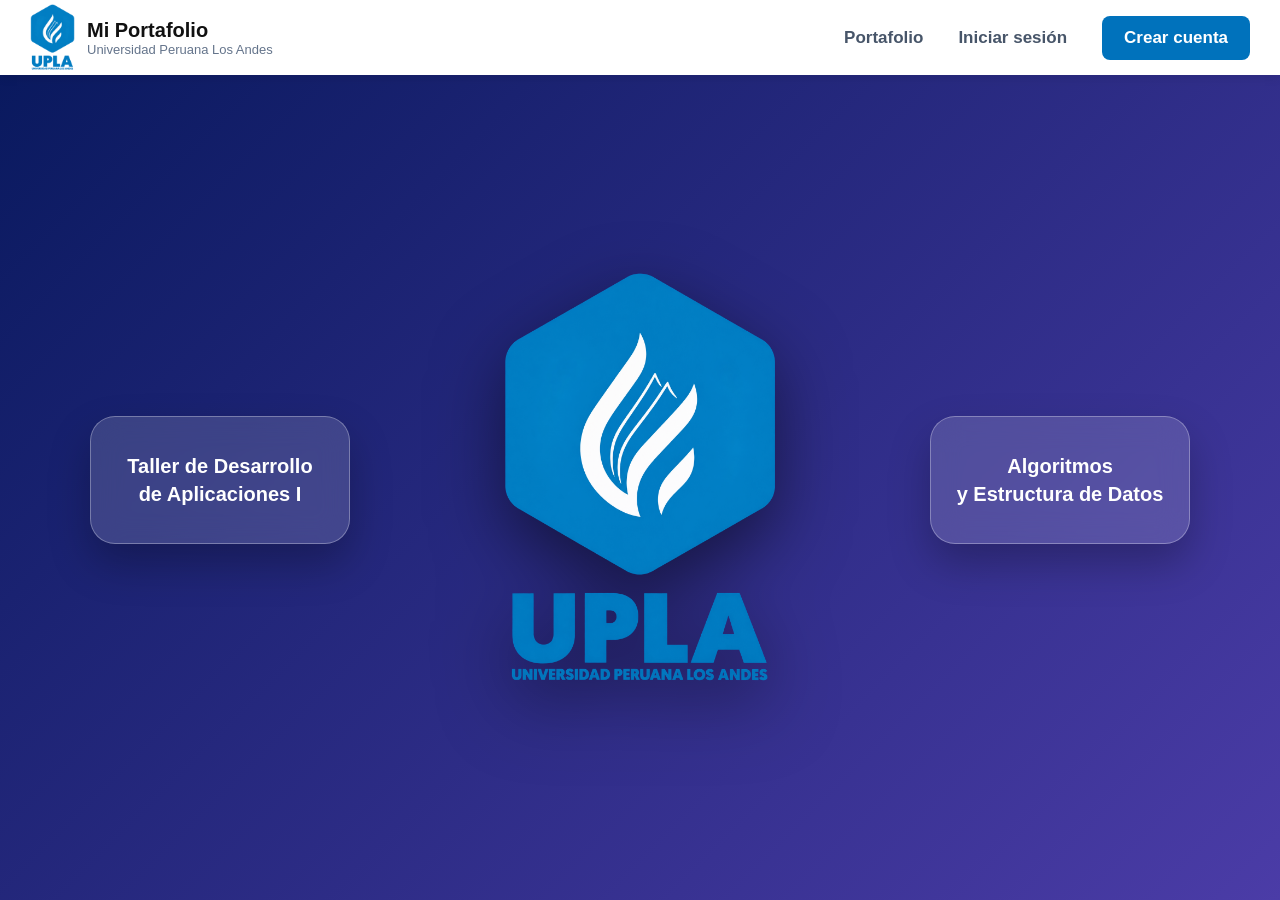
<file: target/PortafolioUPLA-1.0-SNAPSHOT/index.html>
<!DOCTYPE html>
<html lang="es">

<head>

<meta charset="UTF-8">

<meta name="viewport" content="width=device-width, initial-scale=1.0">

<title>Portafolio Académico - Jhonstyn Vega</title>


<link rel="stylesheet" href="css/estilo.css">


</head>


<body>



<header class="navbar">


<div class="marca">


<img src="img/logo_upla.png">


<div>

<h1>
Mi Portafolio
</h1>


<p>
Universidad Peruana Los Andes
</p>


</div>


</div>





<nav class="menu">


<a href="index.html">
Portafolio
</a>



<a href="login.jsp">
Iniciar sesión
</a>



<a href="registro.jsp" class="boton-menu">
Crear cuenta
</a>



</nav>



</header>




<div class="contenedor">


<section class="hero">



<a href="taller.html" class="curso">

<h2>

Taller de Desarrollo<br>
de Aplicaciones I

</h2>

</a>





<img src="img/logo_upla.png" class="logo-central">





<a href="algoritmos.html" class="curso">


<h2>

Algoritmos<br>
y Estructura de Datos

</h2>


</a>


</section>



</div>




</body>


</html>
</file>
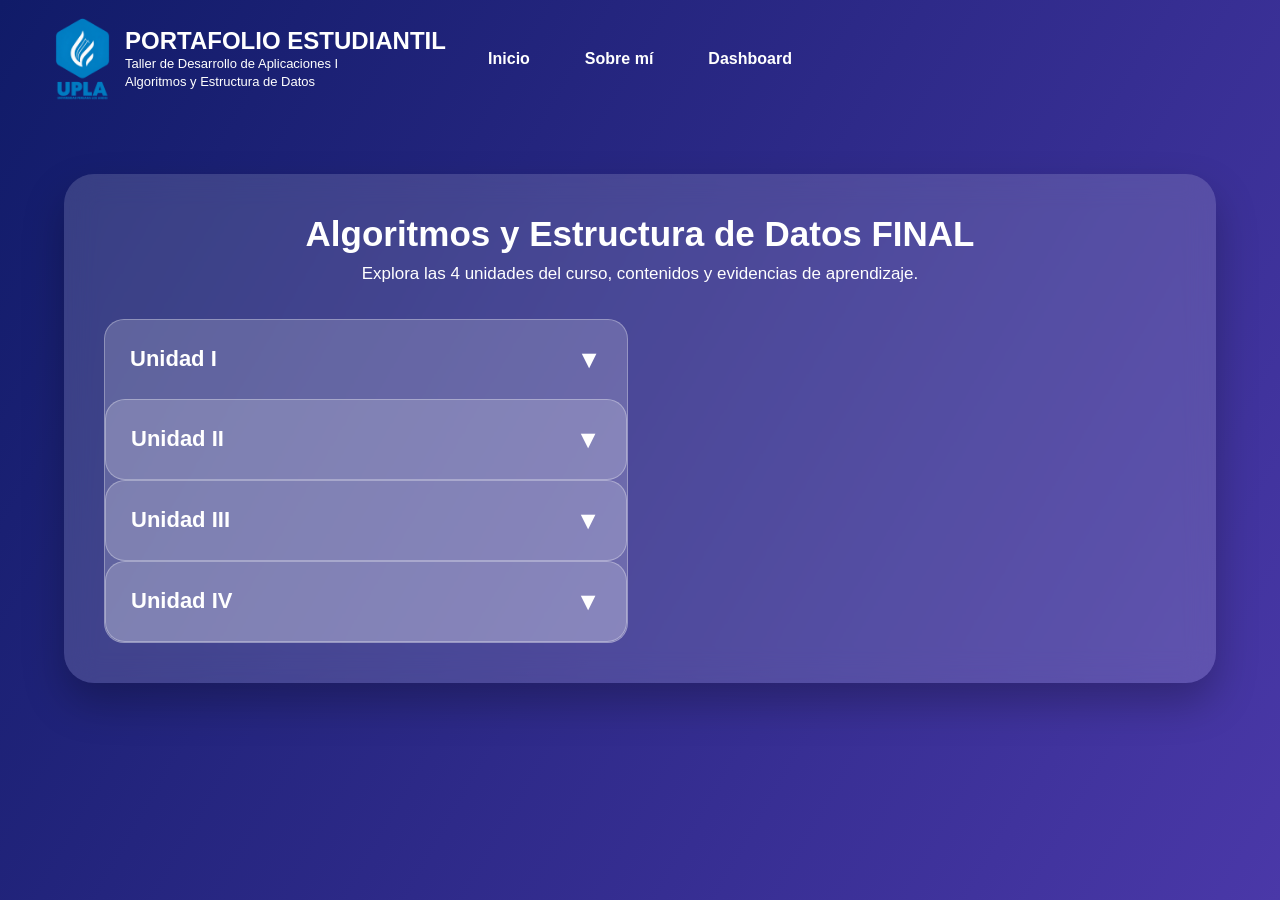
<file: target/PortafolioUPLA-1.0-SNAPSHOT/algoritmos.html>
<!DOCTYPE html>
<html lang="es">

<head>

<meta charset="UTF-8">

<meta name="viewport" content="width=device-width, initial-scale=1.0">


<title>Algoritmos y Estructura de Datos</title>


<link rel="stylesheet" href="css/algoritmos.css">


</head>


<body>



<header>


<div class="logo">


<img src="img/logo_upla.png">


<div>


<h1>
PORTAFOLIO ESTUDIANTIL
</h1>


<p>
Taller de Desarrollo de Aplicaciones I
<br>
Algoritmos y Estructura de Datos
</p>


</div>


</div>





<nav class="menu">


<a href="index.html">
Inicio
</a>


<a href="sobremi.html">
Sobre mí
</a>


<a href="dashboard.html">
Dashboard
</a>


</nav>


</header>






<section class="contenedor">



<div class="titulo">

<h2>
Algoritmos y Estructura de Datos FINAL 
</h2>


<p>
Explora las 4 unidades del curso, contenidos y evidencias de aprendizaje.
</p>


</div>





<div class="unidades">



<!-- ================= UNIDAD I ================= -->


<div class="unidad">


<div class="cabecera" onclick="mostrar(this)">


<h3>
Unidad I
</h3>


<span>
▼
</span>


</div>





<div class="contenido">



<div class="info">


<h4>
Semana 1
</h4>


<p>
Implementación de operaciones con arreglos en Java.
<br>
Registro, validación y cálculo de promedio mediante programas Java.
</p>



<div class="archivo">

📄 Actividad1ArreglosJava.pdf

<div class="botones">

<a href="PDF/Actividad1ArreglosJava.pdf" target="_blank">
Ver
</a>

<a href="PDF/Actividad1ArreglosJava.pdf" download>
Descargar
</a>

</div>

</div>


<div class="archivo">

📄 Actividad2PromedioPracticasJava.pdf

<div class="botones">

<a href="PDF/Actividad2PromedioPracticasJava.pdf" target="_blank">
Ver
</a>

<a href="PDF/Actividad2PromedioPracticasJava.pdf" download>
Descargar
</a>

</div>

</div>

</div>

<div class="info">

<h4>
Semana 2
</h4>

<p>
Arreglos Paralelos y Objetos
<br>
Uso de arreglos paralelos y estructuras con objetos.
</p>




<div class="archivo">

📄 EXPLICACIONDEMETODOS.pdf

<div class="botones">

<a href="PDF/EXPLICACIONDEMETODOS.pdf" target="_blank">
Ver
</a>

<a href="PDF/EXPLICACIONDEMETODOS.pdf" download>
Descargar
</a>

</div>

</div>







<div class="info">


<h4>
Semana 3
</h4>



<div class="pendiente">

Aún no hay tareas subidas en esta semana.

</div>


</div>







<div class="info">


<h4>
Semana 4
</h4>



<div class="pendiente">

Aún no hay tareas subidas en esta semana.

</div>


</div>





</div>


</div>







<!-- ================= UNIDAD II ================= -->


<div class="unidad">


<div class="cabecera" onclick="mostrar(this)">



<h3>
Unidad II
</h3>



<span>
▼
</span>



</div>







<div class="contenido">





<div class="info">


<h4>
Semana 5
</h4>



<div class="pendiente">

Aún no hay tareas subidas en esta semana.

</div>


</div>






<div class="info">


<h4>
Semana 6
</h4>



<div class="pendiente">

Aún no hay tareas subidas en esta semana.

</div>


</div>






<div class="info">


<h4>
Semana 7
</h4>



<div class="pendiente">

Aún no hay tareas subidas en esta semana.

</div>


</div>






<div class="info">


<h4>
Semana 8
</h4>



<div class="pendiente">

Aún no hay tareas subidas en esta semana.

</div>


</div>




</div>


</div>
<!-- ================= UNIDAD III ================= -->


<div class="unidad">


<div class="cabecera" onclick="mostrar(this)">



<h3>
Unidad III
</h3>



<span>
▼
</span>



</div>






<div class="contenido">






<div class="info">


<h4>
Semana 9
</h4>



<div class="pendiente">

Aún no hay tareas subidas en esta semana.

</div>


</div>






<div class="info">


<h4>
Semana 10
</h4>



<div class="pendiente">

Aún no hay tareas subidas en esta semana.

</div>


</div>







<div class="info">


<h4>
Semana 11
</h4>



<div class="pendiente">

Aún no hay tareas subidas en esta semana.

</div>


</div>







<div class="info">


<h4>
Semana 12
</h4>



<div class="pendiente">

Aún no hay tareas subidas en esta semana.

</div>


</div>






</div>


</div>








<!-- ================= UNIDAD IV ================= -->


<div class="unidad">


<div class="cabecera" onclick="mostrar(this)">



<h3>
Unidad IV
</h3>



<span>
▼
</span>



</div>







<div class="contenido">





<div class="info">


<h4>
Semana 13
</h4>



<div class="pendiente">

Aún no hay tareas subidas en esta semana.

</div>


</div>







<div class="info">


<h4>
Semana 14
</h4>



<div class="pendiente">

Aún no hay tareas subidas en esta semana.

</div>


</div>







<div class="info">


<h4>
Semana 15
</h4>



<div class="pendiente">

Aún no hay tareas subidas en esta semana.

</div>


</div>







<div class="info">


<h4>
Semana 16
</h4>



<div class="pendiente">

Aún no hay tareas subidas en esta semana.

</div>


</div>






</div>


</div>
</div>

</section>





<script src="js/algoritmos.js"></script>




</body>


</html>
</file>
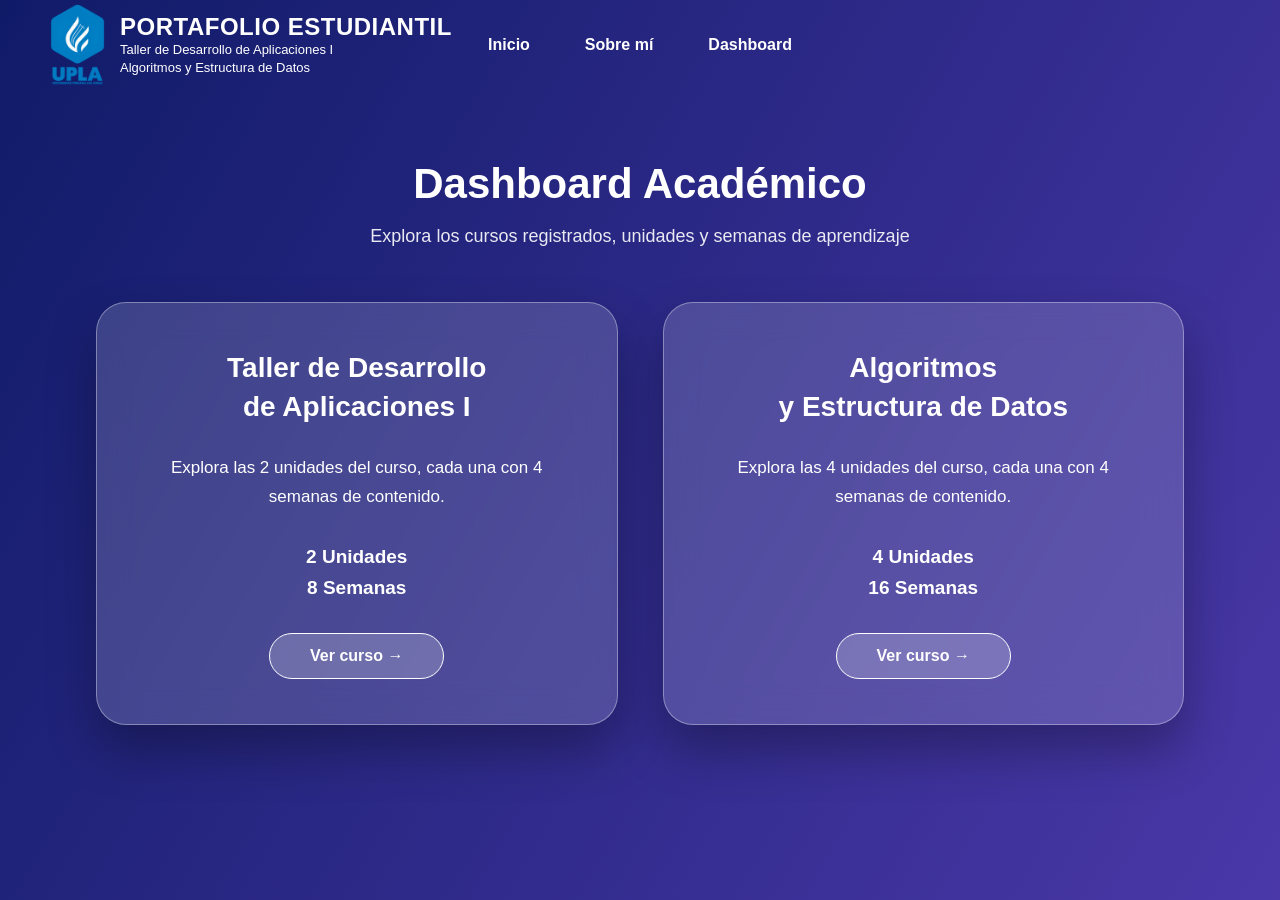
<file: target/PortafolioUPLA-1.0-SNAPSHOT/dashboard.html>
<!DOCTYPE html>
<html lang="es">

<head>

<meta charset="UTF-8">

<meta name="viewport" content="width=device-width, initial-scale=1.0">


<title>Dashboard - Portafolio Estudiantil</title>


<link rel="stylesheet" href="css/dashboard.css">


</head>


<body>




<header>



<div class="logo">


<img src="img/logo_upla.png">



<div>


<h1>
PORTAFOLIO ESTUDIANTIL
</h1>



<p>

Taller de Desarrollo de Aplicaciones I
<br>
Algoritmos y Estructura de Datos

</p>



</div>


</div>







<nav class="menu">


<a href="index.html">
Inicio
</a>


<a href="sobremi.html">
Sobre mí
</a>


<a href="dashboard.html">
Dashboard
</a>



</nav>



</header>







<section class="dashboard">



<h2>
Dashboard Académico
</h2>




<p>
Explora los cursos registrados, unidades y semanas de aprendizaje
</p>







<div class="cursos">







<div class="card">



<h3>

Taller de Desarrollo<br>
de Aplicaciones I

</h3>





<p class="descripcion">

Explora las 2 unidades del curso, cada una con 4 semanas de contenido.

</p>







<div class="datos">

2 Unidades
<br>
8 Semanas

</div>






<a href="taller.html" class="boton">

Ver curso →

</a>




</div>









<div class="card">



<h3>

Algoritmos<br>
y Estructura de Datos

</h3>






<p class="descripcion">

Explora las 4 unidades del curso, cada una con 4 semanas de contenido.

</p>







<div class="datos">

4 Unidades
<br>
16 Semanas

</div>







<a href="algoritmos.html" class="boton">

Ver curso →

</a>





</div>








</div>







</section>







</body>

</html>
</file>
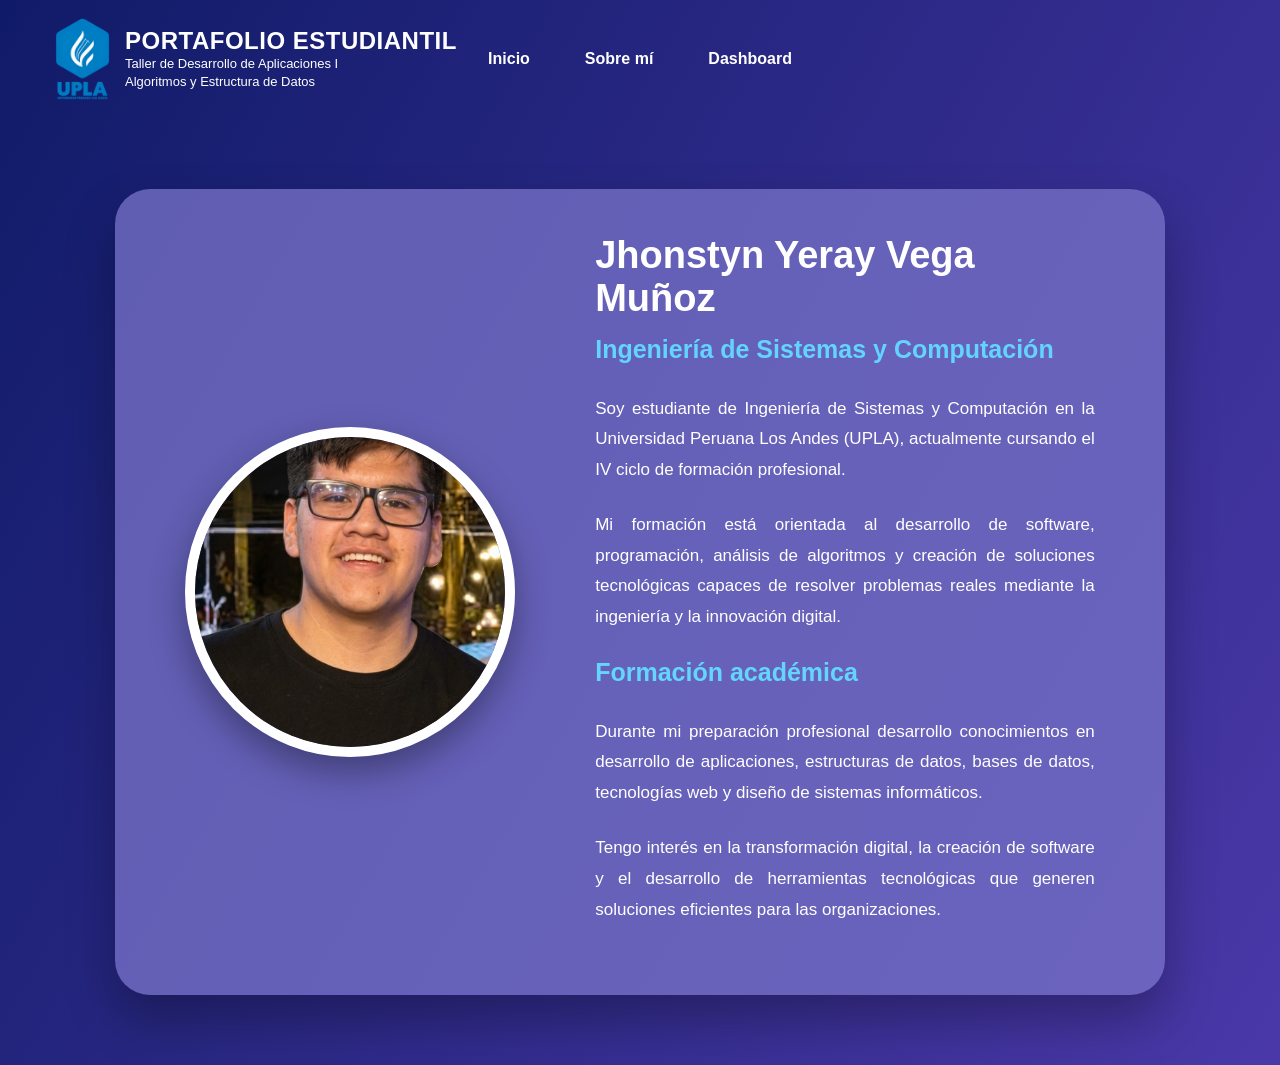
<file: target/PortafolioUPLA-1.0-SNAPSHOT/sobremi.html>
<!DOCTYPE html>
<html lang="es">

<head>

<meta charset="UTF-8">

<meta name="viewport" content="width=device-width, initial-scale=1.0">


<title>Sobre mí - Portafolio Estudiantil</title>


<link rel="stylesheet" href="css/sobremi.css">


</head>


<body>



<header>


<div class="logo">


<img src="img/logo_upla.png">


<div>


<h1>
PORTAFOLIO ESTUDIANTIL
</h1>


<p>
Taller de Desarrollo de Aplicaciones I<br>
Algoritmos y Estructura de Datos
</p>


</div>


</div>





<nav class="menu">


<a href="index.html">
Inicio
</a>


<a href="sobremi.html">
Sobre mí
</a>


<a href="dashboard.html">
Dashboard
</a>


</nav>


</header>






<section class="contenedor">


<div class="foto">


<img src="img/perfil.png">


</div>







<div class="texto">


<h2>
Jhonstyn Yeray Vega Muñoz
</h2>


<h3>
Ingeniería de Sistemas y Computación
</h3>




<p>

Soy estudiante de Ingeniería de Sistemas y Computación en la Universidad Peruana Los Andes (UPLA), actualmente cursando el IV ciclo de formación profesional.

</p>





<p>

Mi formación está orientada al desarrollo de software, programación, análisis de algoritmos y creación de soluciones tecnológicas capaces de resolver problemas reales mediante la ingeniería y la innovación digital.

</p>





<h3 class="titulo">
Formación académica
</h3>





<p>

Durante mi preparación profesional desarrollo conocimientos en desarrollo de aplicaciones, estructuras de datos, bases de datos, tecnologías web y diseño de sistemas informáticos.

</p>





<p>

Tengo interés en la transformación digital, la creación de software y el desarrollo de herramientas tecnológicas que generen soluciones eficientes para las organizaciones.

</p>





</div>



</section>




</body>

</html>
</file>
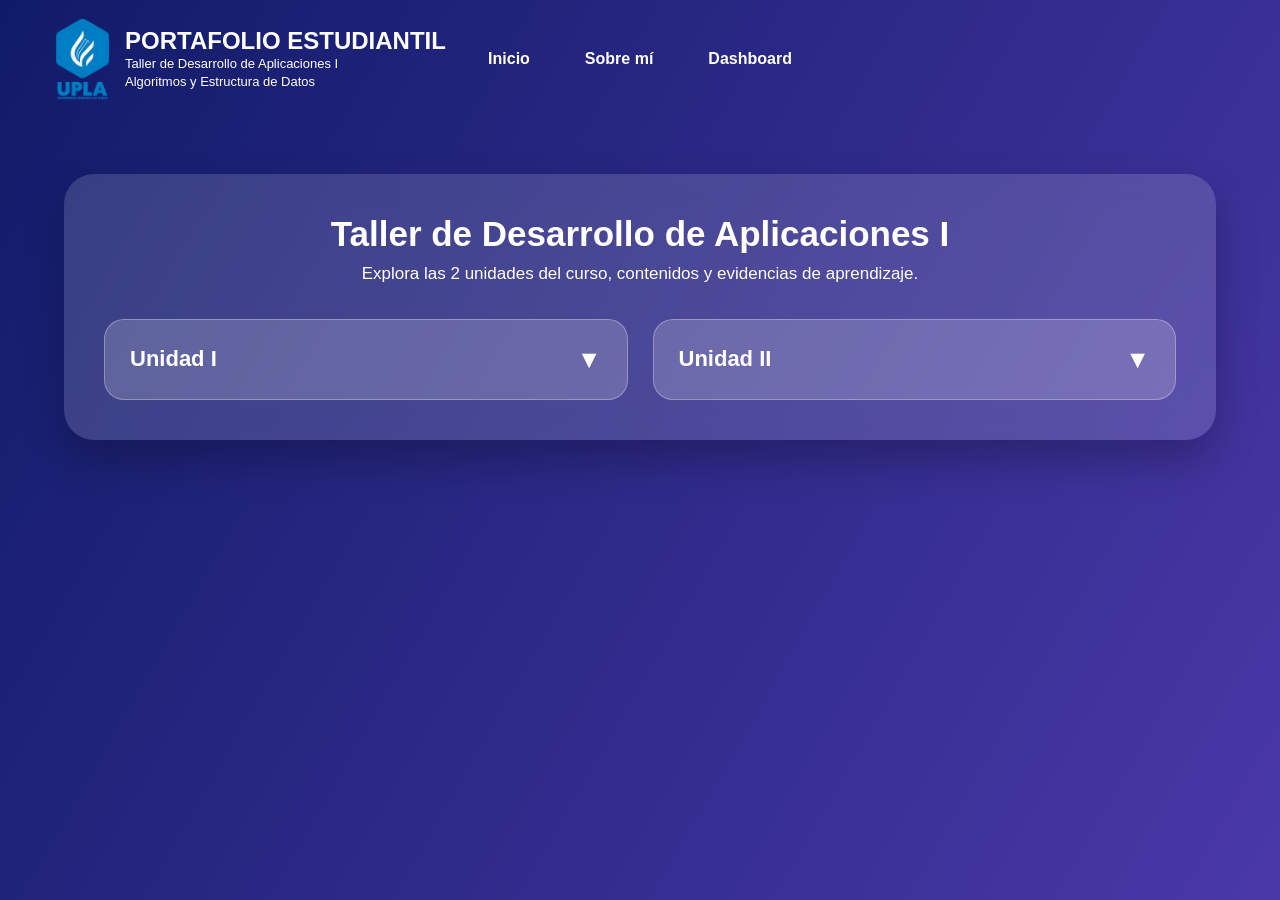
<file: target/PortafolioUPLA-1.0-SNAPSHOT/taller.html>
<!DOCTYPE html>
<html lang="es">

<head>

<meta charset="UTF-8">

<meta name="viewport" content="width=device-width, initial-scale=1.0">


<title>Taller de Desarrollo de Aplicaciones I</title>


<link rel="stylesheet" href="css/taller.css">


</head>


<body>



<header>


<div class="logo">


<img src="img/logo_upla.png">


<div>


<h1>
PORTAFOLIO ESTUDIANTIL
</h1>


<p>
Taller de Desarrollo de Aplicaciones I
<br>
Algoritmos y Estructura de Datos
</p>


</div>


</div>





<nav class="menu">


<a href="index.html">
Inicio
</a>


<a href="sobremi.html">
Sobre mí
</a>


<a href="dashboard.html">
Dashboard
</a>


</nav>


</header>







<section class="contenedor">



<div class="titulo">


<h2>
Taller de Desarrollo de Aplicaciones I
</h2>


<p>
Explora las 2 unidades del curso, contenidos y evidencias de aprendizaje.
</p>


</div>





<div class="unidades">



<!-- ================= UNIDAD I ================= -->


<div class="unidad">


<div class="cabecera" onclick="mostrar(this)">


<h3>
Unidad I
</h3>


<span>
▼
</span>


</div>





<div class="contenido">



<div class="info">


<h4>
Semana 1
</h4>


<p>
Diseño de aplicaciones web básicas
<br>
Desarrollo de interfaces y soluciones web.
</p>




<div class="archivo">


📄 Semana_1_Taller.pdf



<div class="botones">


<a href="#">
Ver
</a>


<a href="#">
Descargar
</a>


</div>



</div>


</div>






<div class="info">


<h4>
Semana 2
</h4>


<p>
Estructura y organización del proyecto
<br>
Organización de archivos y componentes.
</p>




<div class="archivo">


📄 Semana_2_Taller.pdf



<div class="botones">


<a href="#">
Ver
</a>


<a href="#">
Descargar
</a>


</div>



</div>


</div>







<div class="info">


<h4>
Semana 3
</h4>


<div class="pendiente">

Aún no hay tareas subidas en esta semana.

</div>


</div>






<div class="info">


<h4>
Semana 4
</h4>


<div class="pendiente">

Aún no hay tareas subidas en esta semana.

</div>


</div>




</div>


</div>









<!-- ================= UNIDAD II ================= -->


<div class="unidad">


<div class="cabecera" onclick="mostrar(this)">



<h3>
Unidad II
</h3>



<span>
▼
</span>



</div>






<div class="contenido">





<div class="info">


<h4>
Semana 5
</h4>



<div class="pendiente">

Aún no hay tareas subidas en esta semana.

</div>


</div>







<div class="info">


<h4>
Semana 6
</h4>



<div class="pendiente">

Aún no hay tareas subidas en esta semana.

</div>


</div>







<div class="info">


<h4>
Semana 7
</h4>



<div class="pendiente">

Aún no hay tareas subidas en esta semana.

</div>


</div>







<div class="info">


<h4>
Semana 8
</h4>



<div class="pendiente">

Aún no hay tareas subidas en esta semana.

</div>


</div>






</div>


</div>



</div>



</section>





<script src="js/taller.js"></script>



</body>


</html>
</file>
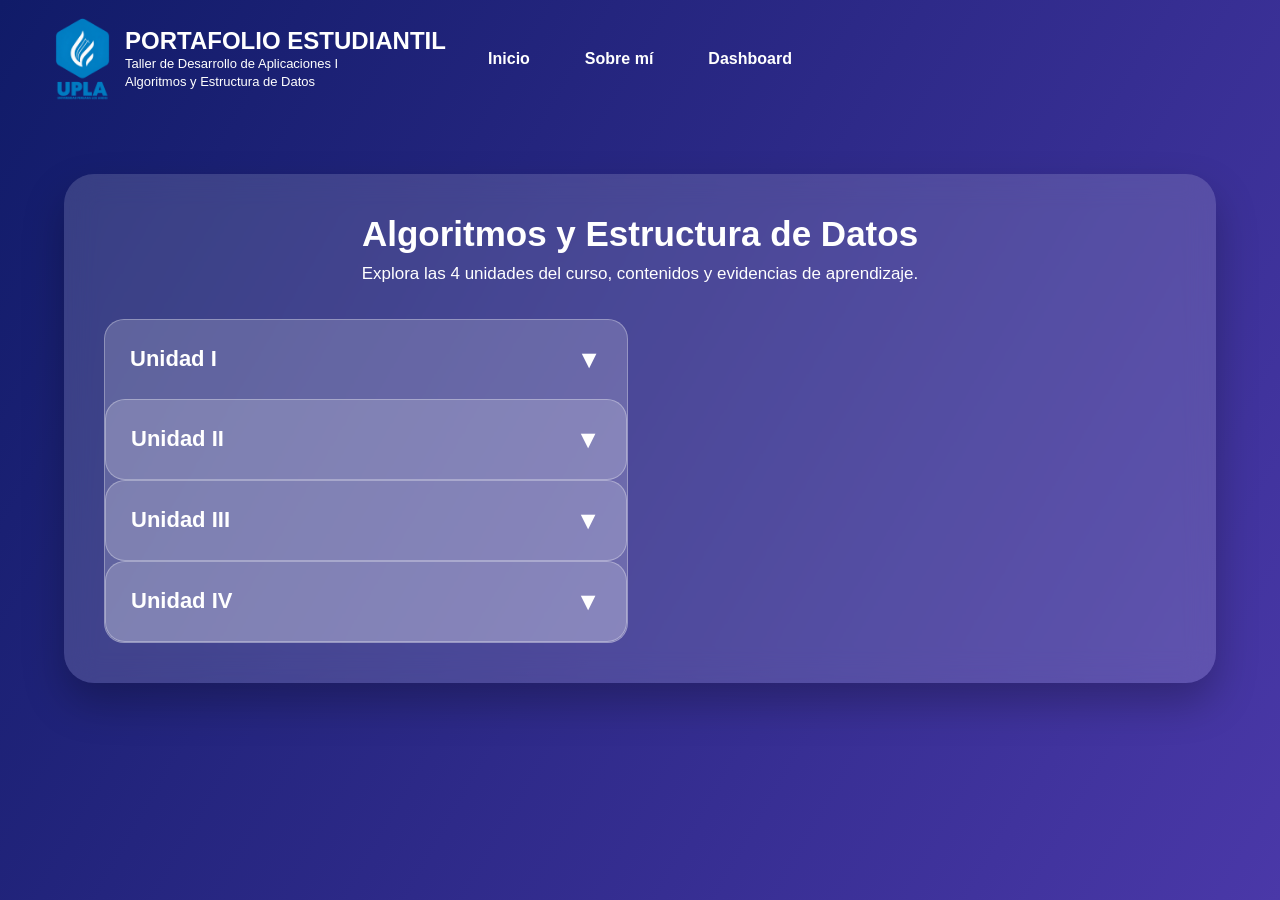
<file: src/main/webapp/algoritmos.html>
<!DOCTYPE html>
<html lang="es">

<head>

<meta charset="UTF-8">

<meta name="viewport" content="width=device-width, initial-scale=1.0">


<title>Algoritmos y Estructura de Datos</title>


<link rel="stylesheet" href="css/algoritmos.css">


</head>


<body>



<header>


<div class="logo">


<img src="img/logo_upla.png">


<div>


<h1>
PORTAFOLIO ESTUDIANTIL
</h1>


<p>
Taller de Desarrollo de Aplicaciones I
<br>
Algoritmos y Estructura de Datos
</p>


</div>


</div>





<nav class="menu">


<a href="index.html">
Inicio
</a>


<a href="sobremi.html">
Sobre mí
</a>


<a href="dashboard.html">
Dashboard
</a>


</nav>


</header>






<section class="contenedor">



<div class="titulo">

<h2>
Algoritmos y Estructura de Datos 
</h2>


<p>
Explora las 4 unidades del curso, contenidos y evidencias de aprendizaje.
</p>


</div>





<div class="unidades">



<!-- ================= UNIDAD I ================= -->


<div class="unidad">


<div class="cabecera" onclick="mostrar(this)">


<h3>
Unidad I
</h3>


<span>
▼
</span>


</div>





<div class="contenido">



<div class="info">


<h4>
Semana 1
</h4>


<p>
Implementación de operaciones con arreglos en Java.
<br>
Registro, validación y cálculo de promedio mediante programas Java.
</p>



<div class="archivo">

📄 Actividad1ArreglosJava.pdf

<div class="botones">

<a href="PDF/Actividad1ArreglosJava.pdf" target="_blank">
Ver
</a>

<a href="PDF/Actividad1ArreglosJava.pdf" download>
Descargar
</a>

</div>

</div>


<div class="archivo">

📄 Actividad2PromedioPracticasJava.pdf

<div class="botones">

<a href="PDF/Actividad2PromedioPracticasJava.pdf" target="_blank">
Ver
</a>

<a href="PDF/Actividad2PromedioPracticasJava.pdf" download>
Descargar
</a>

</div>

</div>

</div>

<div class="info">

<h4>
Semana 2
</h4>

<p>
Arreglos Paralelos y Objetos
<br>
Uso de arreglos paralelos y estructuras con objetos.
</p>




<div class="archivo">

EXPLICACIONDEMETODOS2.pdf

<div class="botones">

<a href="PDF/EXPLICACIONDEMETODOS2.pdf" target="_blank">
Ver
</a>

<a href="PDF/EXPLICACIONDEMETODOS2.pdf" download>
Descargar
</a>

</div>

</div>







<div class="info">


<h4>
Semana 3
</h4>



<div class="pendiente">

Aún no hay tareas subidas en esta semana.

</div>


</div>







<div class="info">


<h4>
Semana 4
</h4>



<div class="pendiente">

Aún no hay tareas subidas en esta semana.

</div>


</div>





</div>


</div>







<!-- ================= UNIDAD II ================= -->


<div class="unidad">


<div class="cabecera" onclick="mostrar(this)">



<h3>
Unidad II
</h3>



<span>
▼
</span>



</div>







<div class="contenido">





<div class="info">


<h4>
Semana 5
</h4>



<div class="pendiente">

Aún no hay tareas subidas en esta semana.

</div>


</div>






<div class="info">


<h4>
Semana 6
</h4>



<div class="pendiente">

Aún no hay tareas subidas en esta semana.

</div>


</div>






<div class="info">


<h4>
Semana 7
</h4>



<div class="pendiente">

Aún no hay tareas subidas en esta semana.

</div>


</div>






<div class="info">


<h4>
Semana 8
</h4>



<div class="pendiente">

Aún no hay tareas subidas en esta semana.

</div>


</div>




</div>


</div>
<!-- ================= UNIDAD III ================= -->


<div class="unidad">


<div class="cabecera" onclick="mostrar(this)">



<h3>
Unidad III
</h3>



<span>
▼
</span>



</div>






<div class="contenido">






<div class="info">


<h4>
Semana 9
</h4>



<div class="pendiente">

Aún no hay tareas subidas en esta semana.

</div>


</div>






<div class="info">


<h4>
Semana 10
</h4>



<div class="pendiente">

Aún no hay tareas subidas en esta semana.

</div>


</div>







<div class="info">


<h4>
Semana 11
</h4>



<div class="pendiente">

Aún no hay tareas subidas en esta semana.

</div>


</div>







<div class="info">


<h4>
Semana 12
</h4>



<div class="pendiente">

Aún no hay tareas subidas en esta semana.

</div>


</div>






</div>


</div>








<!-- ================= UNIDAD IV ================= -->


<div class="unidad">


<div class="cabecera" onclick="mostrar(this)">



<h3>
Unidad IV
</h3>



<span>
▼
</span>



</div>







<div class="contenido">





<div class="info">


<h4>
Semana 13
</h4>



<div class="pendiente">

Aún no hay tareas subidas en esta semana.

</div>


</div>







<div class="info">


<h4>
Semana 14
</h4>



<div class="pendiente">

Aún no hay tareas subidas en esta semana.

</div>


</div>







<div class="info">


<h4>
Semana 15
</h4>



<div class="pendiente">

Aún no hay tareas subidas en esta semana.

</div>


</div>







<div class="info">


<h4>
Semana 16
</h4>



<div class="pendiente">

Aún no hay tareas subidas en esta semana.

</div>


</div>






</div>


</div>
</div>

</section>





<script src="js/algoritmos.js"></script>




</body>


</html>
</file>
<file: target/PortafolioUPLA-1.0-SNAPSHOT/css/estilo.css>
*{
    margin:0;
    padding:0;
    box-sizing:border-box;
    font-family:'Segoe UI', sans-serif;
}


body{

    min-height:100vh;

    background:
    linear-gradient(135deg,#07185c,#4b3ca7);

    color:white;

}


/* HEADER */

header{

    width:100%;

    height:90px;

    display:flex;

    align-items:center;

    justify-content:center;

    position:relative;

}


/* LOGO PEQUEÑO */

.logo-header{

    position:absolute;

    left:50px;

    top:20px;

    display:flex;

    align-items:center;

    gap:15px;

}



.logo-header img{

    width:45px;

}



.logo-header h1{

    font-size:22px;

    letter-spacing:1px;

}


.logo-header p{

    font-size:13px;

    opacity:.8;

}




/* MENU */

nav{

    display:flex;

    gap:45px;

}



nav a{

    color:white;

    text-decoration:none;

    font-size:17px;

    font-weight:600;

    transition:.3s;

}



nav a:hover{

    color:#6ee7ff;

}



/* CONTENIDO CENTRAL */


.contenedor{


    height:calc(100vh - 90px);

    display:flex;

    justify-content:center;

    align-items:center;


}




.hero{


    display:flex;

    align-items:center;

    justify-content:center;

    gap:80px;

    width:90%;

}



/* TARJETAS CURSOS */



.curso{


    width:260px;

    padding:35px 25px;

    border-radius:25px;


    background:

    rgba(255,255,255,0.15);


    backdrop-filter:blur(15px);


    text-align:center;


    border:1px solid rgba(255,255,255,.3);


    box-shadow:

    0 20px 40px rgba(0,0,0,.25);


    transition:.4s;


    display:flex;

    justify-content:center;

    align-items:center;


    text-decoration:none;

    color:white;


}


.curso:hover{

    transform:translateY(-15px);

    background:rgba(255,255,255,.25);

}



.curso h2{

    font-size:20px;

    line-height:1.4;

}





/* LOGO GRANDE */


.logo-central{


    width:420px;

    height:420px;

    object-fit:contain;


    filter:

    drop-shadow(0 25px 35px rgba(0,0,0,.5));


    animation:flotar 4s infinite ease-in-out;


}




@keyframes flotar{


    0%{

        transform:translateY(0);

    }


    50%{

        transform:translateY(-15px);

    }


    100%{

        transform:translateY(0);

    }


}




/* RESPONSIVE */


@media(max-width:1000px){


.hero{

    flex-direction:column;

    gap:30px;

}


.logo-central{

    width:250px;

}


header{

    height:auto;

}


.logo-header{

    position:relative;

    left:auto;

}


}
/* ================= NAVBAR LOGIN ================= */


.navbar{

width:100%;

height:75px;

background:white;

display:flex;

align-items:center;

justify-content:space-between;

padding:0 30px;

box-shadow:0 2px 10px rgba(0,0,0,.1);

}



.marca{

display:flex;

align-items:center;

gap:12px;

}



.marca img{

width:45px;

}



.marca h1{

font-size:20px;

color:#111;

}



.marca p{

font-size:13px;

color:#64748b;

}



.menu{

display:flex;

align-items:center;

gap:35px;

}



.menu a{

text-decoration:none;

color:#475569;

font-weight:600;

}



.menu a:hover{

color:#0072bc;

}



.boton-menu{

background:#0072bc;

color:white !important;

padding:12px 22px;

border-radius:8px;

}
</file>
<file: target/PortafolioUPLA-1.0-SNAPSHOT/css/algoritmos.css>
*{
    margin:0;
    padding:0;
    box-sizing:border-box;
    font-family:'Segoe UI',sans-serif;
}


body{

    min-height:100vh;

    background:
    linear-gradient(120deg,#101b68,#4a38a8);

    color:white;

}



/* ================= HEADER ================= */


header{

    width:100%;

    padding:18px 55px;

    display:flex;

    align-items:center;

    position:relative;

}



.logo{

    display:flex;

    align-items:center;

    gap:15px;

}



.logo img{

    width:55px;

}



.logo h1{

    font-size:24px;

    font-weight:800;

}



.logo p{

    font-size:13px;

    line-height:18px;

}




.menu{

    position:absolute;

    left:50%;

    transform:translateX(-50%);

    display:flex;

    gap:55px;

}



.menu a{

    color:white;

    text-decoration:none;

    font-weight:700;

}



.menu a:hover{

    color:#63d5ff;

}




/* ================= CONTENEDOR ================= */


.contenedor{


    width:90%;

    max-width:1500px;

    margin:55px auto;


    background:

    rgba(255,255,255,.15);


    backdrop-filter:blur(15px);


    border-radius:30px;


    padding:40px;


    box-shadow:

    0 20px 40px rgba(0,0,0,.25);


}




.titulo{

    text-align:center;

    margin-bottom:35px;

}



.titulo h2{

    font-size:35px;

}



.titulo p{

    margin-top:10px;

    font-size:17px;

}




/* ================= UNIDADES ================= */


.unidades{


    display:grid;

    grid-template-columns:repeat(2, minmax(0,1fr));

    gap:25px;

    align-items:start;

}



.unidad{


    background:

    rgba(255,255,255,.18);


    border:1px solid rgba(255,255,255,.3);


    border-radius:20px;


    overflow:hidden;


}




.cabecera{


    padding:25px;


    cursor:pointer;


    display:flex;


    justify-content:space-between;


    align-items:center;


}



.cabecera h3{


    font-size:22px;


}



.cabecera span{


    font-size:25px;


}




.contenido{


    display:none;


    padding:0 25px 25px;


}



.contenido.activo{


    display:block;


}





.info{


    margin-bottom:20px;


}



.info h4{


    font-size:18px;


    margin-bottom:8px;


}



.info p{


    opacity:.9;


    margin-bottom:12px;


}




.archivo{


    background:

    rgba(255,255,255,.15);


    border-radius:15px;


    padding:15px;


}




.botones{


    margin-top:12px;


}



.botones a{


    display:inline-block;


    padding:8px 18px;


    border-radius:20px;


    text-decoration:none;


    color:white;


    border:1px solid white;


    margin-right:10px;


    font-weight:700;


}



.botones a:hover{


    background:white;


    color:#352b91;


}




.pendiente{


    padding:15px;


    border:1px dashed rgba(255,255,255,.5);


    border-radius:15px;


    opacity:.8;


}




@media(max-width:900px){


.menu{

display:none;

}



.unidades{


grid-template-columns:1fr;


}


}
</file>
<file: target/PortafolioUPLA-1.0-SNAPSHOT/css/dashboard.css>
*{
    margin:0;
    padding:0;
    box-sizing:border-box;
    font-family:'Segoe UI', sans-serif;
}



body{

    min-height:100vh;

    background:
    linear-gradient(120deg,#101b68,#4a38a8);

    color:white;

}



/* ================= HEADER ================= */


header{

    width:100%;

    height:90px;

    padding:0 50px;

    display:flex;

    align-items:center;

    position:relative;

}



/* LOGO */


.logo{

    display:flex;

    align-items:center;

    gap:15px;

}



.logo img{

    width:55px;

}



.logo h1{

    font-size:24px;

    font-weight:800;

    letter-spacing:.5px;

}



.logo p{

    font-size:13px;

    line-height:18px;

}





/* MENU */


.menu{

    position:absolute;

    left:50%;

    transform:translateX(-50%);

    display:flex;

    gap:55px;

}



.menu a{

    color:white;

    text-decoration:none;

    font-size:16px;

    font-weight:700;

    transition:.3s;

}



.menu a:hover{

    color:#61dafb;

}







/* ================= DASHBOARD ================= */



.dashboard{


    width:85%;

    max-width:1450px;

    margin:70px auto;


    text-align:center;


}



.dashboard h2{


    font-size:42px;

    font-weight:800;

    margin-bottom:18px;


}



.dashboard > p{


    font-size:18px;

    opacity:.9;

    margin-bottom:55px;


}





/* CURSOS */


.cursos{


    display:grid;

    grid-template-columns:repeat(2,1fr);

    gap:45px;


}







/* TARJETAS */


.card{


    min-height:340px;


    background:

    rgba(255,255,255,.16);



    backdrop-filter:blur(18px);



    border-radius:30px;



    padding:45px 55px;



    border:

    1px solid rgba(255,255,255,.35);




    box-shadow:

    0 25px 50px rgba(0,0,0,.30);



    display:flex;

    flex-direction:column;

    justify-content:center;



    transition:.4s;



}



.card:hover{


    transform:translateY(-15px);


    background:

    rgba(255,255,255,.25);



    box-shadow:

    0 35px 60px rgba(0,0,0,.40);



}






.card h3{


    font-size:28px;

    line-height:1.4;

    margin-bottom:28px;


}






.descripcion{


    font-size:17px;

    line-height:1.7;

    margin-bottom:30px;


}





.datos{


    font-size:19px;

    font-weight:700;

    line-height:1.6;

    margin-bottom:30px;


}






.boton{


    align-self:center;


    padding:

    13px 40px;



    border-radius:30px;



    background:

    rgba(255,255,255,.20);



    border:

    1px solid white;



    color:white;



    text-decoration:none;



    font-weight:700;



    transition:.3s;



}





.boton:hover{


    background:white;


    color:#40349b;


}







/* RESPONSIVE */


@media(max-width:900px){


.menu{

display:none;

}


.cursos{


grid-template-columns:1fr;


}



.dashboard{

width:90%;

}



}
</file>
<file: target/PortafolioUPLA-1.0-SNAPSHOT/css/sobremi.css>
*{
    margin:0;
    padding:0;
    box-sizing:border-box;
    font-family:'Segoe UI', sans-serif;
}


body{

    min-height:100vh;

    background:
    linear-gradient(120deg,#101b68,#4a38a8);

    color:white;

}



/* ================= HEADER ================= */


header{

    width:100%;

    padding:18px 55px;

    display:flex;

    align-items:center;

    position:relative;

}



.logo{

    display:flex;

    align-items:center;

    gap:15px;

}



.logo img{

    width:55px;

}



.logo h1{

    font-size:24px;

    font-weight:800;

    letter-spacing:.5px;

}



.logo p{

    font-size:13px;

    line-height:18px;

}




.menu{

    position:absolute;

    left:50%;

    transform:translateX(-50%);

    display:flex;

    gap:55px;

}



.menu a{

    text-decoration:none;

    color:white;

    font-size:16px;

    font-weight:700;

    transition:.3s;

}


.menu a:hover{

    color:#61dafb;

}



/* ================= CONTENIDO ================= */



.contenedor{


    width:82%;

    max-width:1450px;

    margin:70px auto;


    background:rgba(120,115,200,0.75);


    border-radius:35px;


    padding:45px 70px;


    display:flex;


    align-items:center;


    gap:80px;


    box-shadow:
    0 25px 50px rgba(0,0,0,.30);


}



/* FOTO */


.foto{


    flex:1;

    display:flex;

    justify-content:center;


}


.foto img{


    width:330px;

    height:330px;


    border-radius:50%;


    object-fit:cover;


    border:10px solid white;


    box-shadow:

    0 15px 35px rgba(0,0,0,.35);


}




/* TEXTO */


.texto{


    flex:2;

}



.texto h2{


    font-size:38px;

    margin-bottom:15px;


}



.texto h3{


    color:#62d4ff;


    font-size:25px;


    margin-bottom:30px;


}



.texto p{


    font-size:17px;

    line-height:1.8;

    text-align:justify;

    margin-bottom:25px;


}



.texto .titulo{


    color:#63d5ff;

    font-size:25px;

    font-weight:800;


}




/* RESPONSIVE */


@media(max-width:900px){


header{

    padding:20px;

}



.menu{

    display:none;

}



.contenedor{


    flex-direction:column;

    padding:35px;


}



.foto img{


    width:230px;

    height:230px;


}


.texto h2{

font-size:30px;

}


}
</file>
<file: target/PortafolioUPLA-1.0-SNAPSHOT/css/taller.css>
*{
    margin:0;
    padding:0;
    box-sizing:border-box;
    font-family:'Segoe UI',sans-serif;
}



body{

    min-height:100vh;

    background:
    linear-gradient(120deg,#101b68,#4a38a8);

    color:white;

}



/* ================= HEADER ================= */


header{

    width:100%;

    padding:18px 55px;

    display:flex;

    align-items:center;

    position:relative;

}



.logo{

    display:flex;

    align-items:center;

    gap:15px;

}



.logo img{

    width:55px;

}



.logo h1{

    font-size:24px;

    font-weight:800;

}



.logo p{

    font-size:13px;

    line-height:18px;

}





.menu{

    position:absolute;

    left:50%;

    transform:translateX(-50%);

    display:flex;

    gap:55px;

}



.menu a{

    color:white;

    text-decoration:none;

    font-weight:700;

}



.menu a:hover{

    color:#63d5ff;

}





/* ================= CONTENEDOR ================= */


.contenedor{


    width:90%;

    max-width:1500px;

    margin:55px auto;


    background:

    rgba(255,255,255,.15);


    backdrop-filter:blur(15px);


    border-radius:30px;


    padding:40px;


    box-shadow:

    0 20px 40px rgba(0,0,0,.25);


}





.titulo{

    text-align:center;

    margin-bottom:35px;

}



.titulo h2{

    font-size:35px;

}



.titulo p{

    margin-top:10px;

    font-size:17px;

}





/* ================= UNIDADES ================= */


.unidades{


    display:grid;

    grid-template-columns:repeat(2,minmax(0,1fr));

    gap:25px;

    align-items:start;

}



.unidad{


    background:

    rgba(255,255,255,.18);


    border:1px solid rgba(255,255,255,.3);


    border-radius:20px;


    overflow:hidden;


}





.cabecera{


    padding:25px;


    cursor:pointer;


    display:flex;


    justify-content:space-between;


    align-items:center;


}



.cabecera h3{

    font-size:22px;

}



.cabecera span{

    font-size:25px;

}




.contenido{


    display:none;


    padding:0 25px 25px;


}



.contenido.activo{


    display:block;


}




.info{


    margin-bottom:20px;

}



.info h4{


    font-size:18px;


    margin-bottom:8px;


}



.info p{


    opacity:.9;


    margin-bottom:12px;


}




.archivo{


    background:

    rgba(255,255,255,.15);


    border-radius:15px;


    padding:15px;


}



.botones{


    margin-top:12px;


}



.botones a{


    display:inline-block;


    padding:8px 18px;


    border-radius:20px;


    text-decoration:none;


    color:white;


    border:1px solid white;


    margin-right:10px;


    font-weight:700;


}



.botones a:hover{


    background:white;


    color:#352b91;


}




.pendiente{


    padding:15px;


    border:1px dashed rgba(255,255,255,.5);


    border-radius:15px;


    opacity:.8;


}




@media(max-width:900px){


.menu{

display:none;

}



.unidades{


grid-template-columns:1fr;


}



}
</file>
<file: src/main/webapp/css/algoritmos.css>
*{
    margin:0;
    padding:0;
    box-sizing:border-box;
    font-family:'Segoe UI',sans-serif;
}


body{

    min-height:100vh;

    background:
    linear-gradient(120deg,#101b68,#4a38a8);

    color:white;

}



/* ================= HEADER ================= */


header{

    width:100%;

    padding:18px 55px;

    display:flex;

    align-items:center;

    position:relative;

}



.logo{

    display:flex;

    align-items:center;

    gap:15px;

}



.logo img{

    width:55px;

}



.logo h1{

    font-size:24px;

    font-weight:800;

}



.logo p{

    font-size:13px;

    line-height:18px;

}




.menu{

    position:absolute;

    left:50%;

    transform:translateX(-50%);

    display:flex;

    gap:55px;

}



.menu a{

    color:white;

    text-decoration:none;

    font-weight:700;

}



.menu a:hover{

    color:#63d5ff;

}




/* ================= CONTENEDOR ================= */


.contenedor{


    width:90%;

    max-width:1500px;

    margin:55px auto;


    background:

    rgba(255,255,255,.15);


    backdrop-filter:blur(15px);


    border-radius:30px;


    padding:40px;


    box-shadow:

    0 20px 40px rgba(0,0,0,.25);


}




.titulo{

    text-align:center;

    margin-bottom:35px;

}



.titulo h2{

    font-size:35px;

}



.titulo p{

    margin-top:10px;

    font-size:17px;

}




/* ================= UNIDADES ================= */


.unidades{


    display:grid;

    grid-template-columns:repeat(2, minmax(0,1fr));

    gap:25px;

    align-items:start;

}



.unidad{


    background:

    rgba(255,255,255,.18);


    border:1px solid rgba(255,255,255,.3);


    border-radius:20px;


    overflow:hidden;


}




.cabecera{


    padding:25px;


    cursor:pointer;


    display:flex;


    justify-content:space-between;


    align-items:center;


}



.cabecera h3{


    font-size:22px;


}



.cabecera span{


    font-size:25px;


}




.contenido{


    display:none;


    padding:0 25px 25px;


}



.contenido.activo{


    display:block;


}





.info{


    margin-bottom:20px;


}



.info h4{


    font-size:18px;


    margin-bottom:8px;


}



.info p{


    opacity:.9;


    margin-bottom:12px;


}




.archivo{


    background:

    rgba(255,255,255,.15);


    border-radius:15px;


    padding:15px;


}




.botones{


    margin-top:12px;


}



.botones a{


    display:inline-block;


    padding:8px 18px;


    border-radius:20px;


    text-decoration:none;


    color:white;


    border:1px solid white;


    margin-right:10px;


    font-weight:700;


}



.botones a:hover{


    background:white;


    color:#352b91;


}




.pendiente{


    padding:15px;


    border:1px dashed rgba(255,255,255,.5);


    border-radius:15px;


    opacity:.8;


}




@media(max-width:900px){


.menu{

display:none;

}



.unidades{


grid-template-columns:1fr;


}


}
</file>
